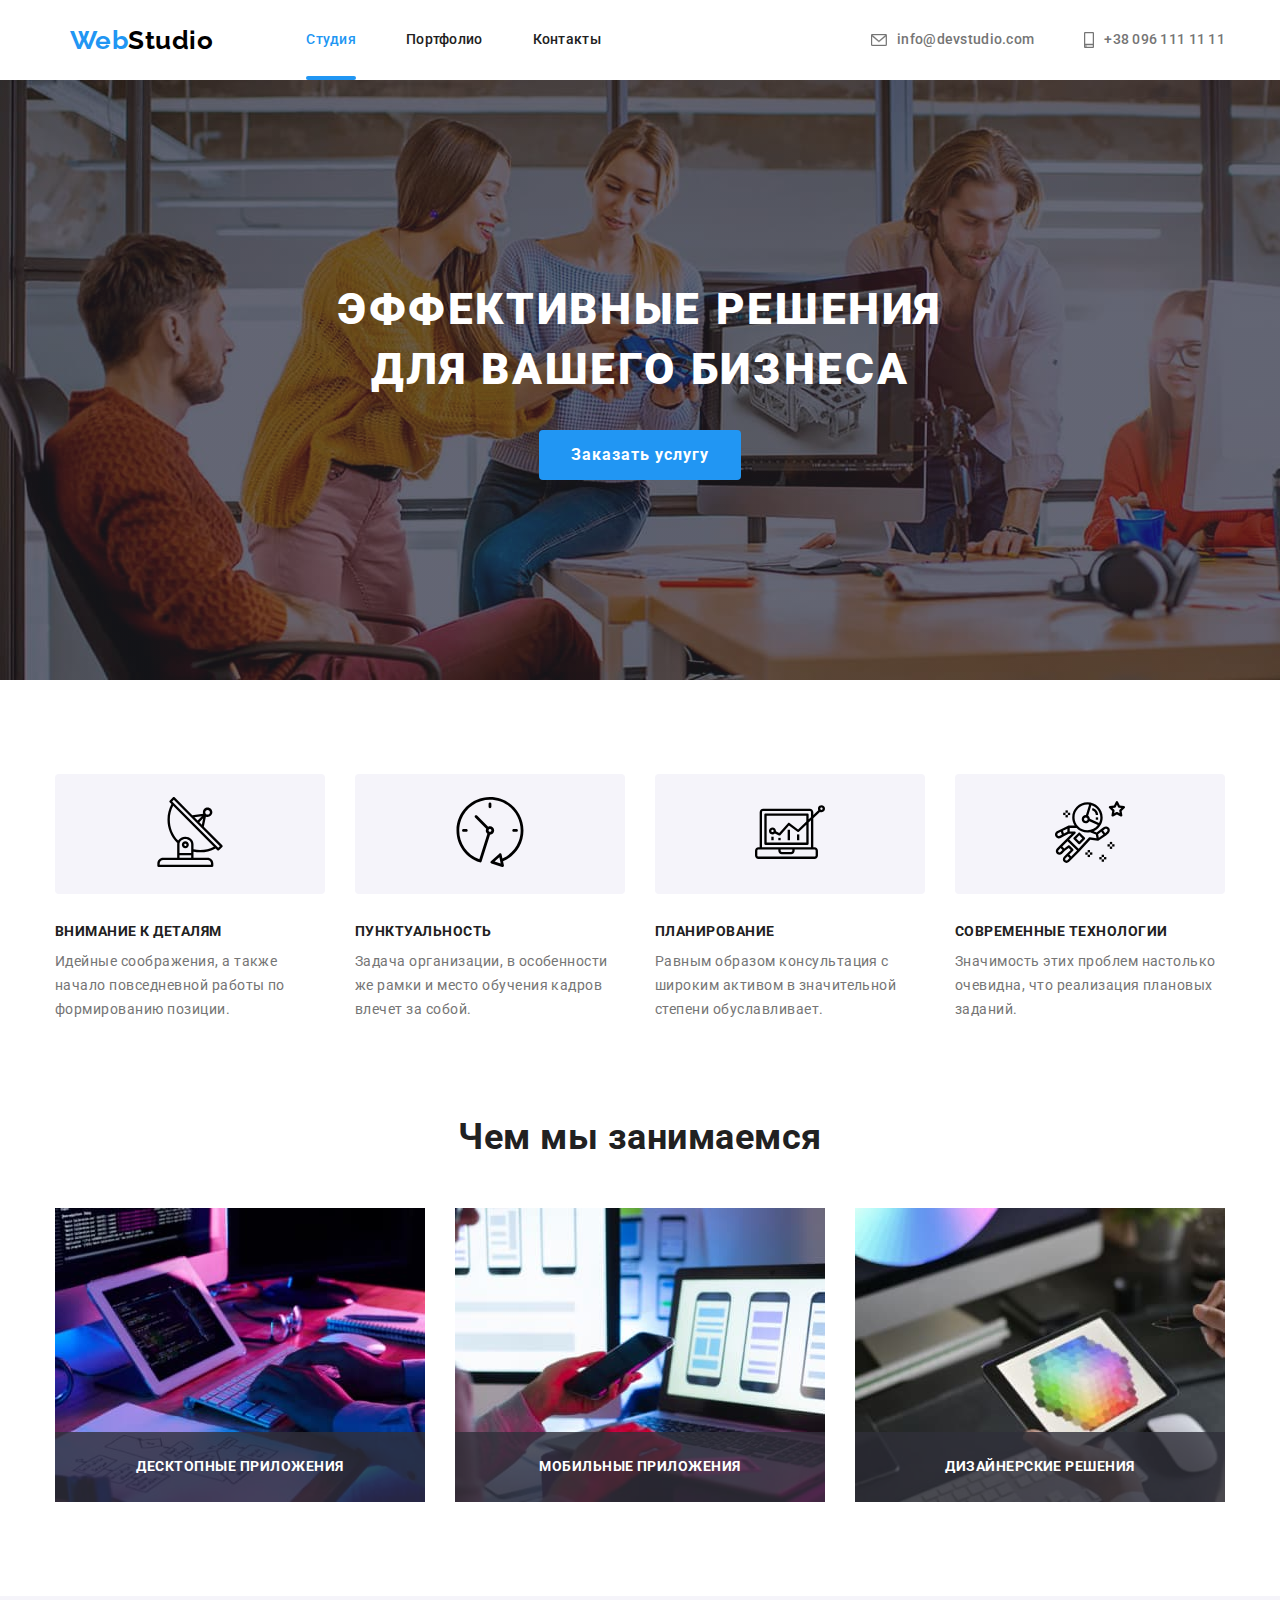
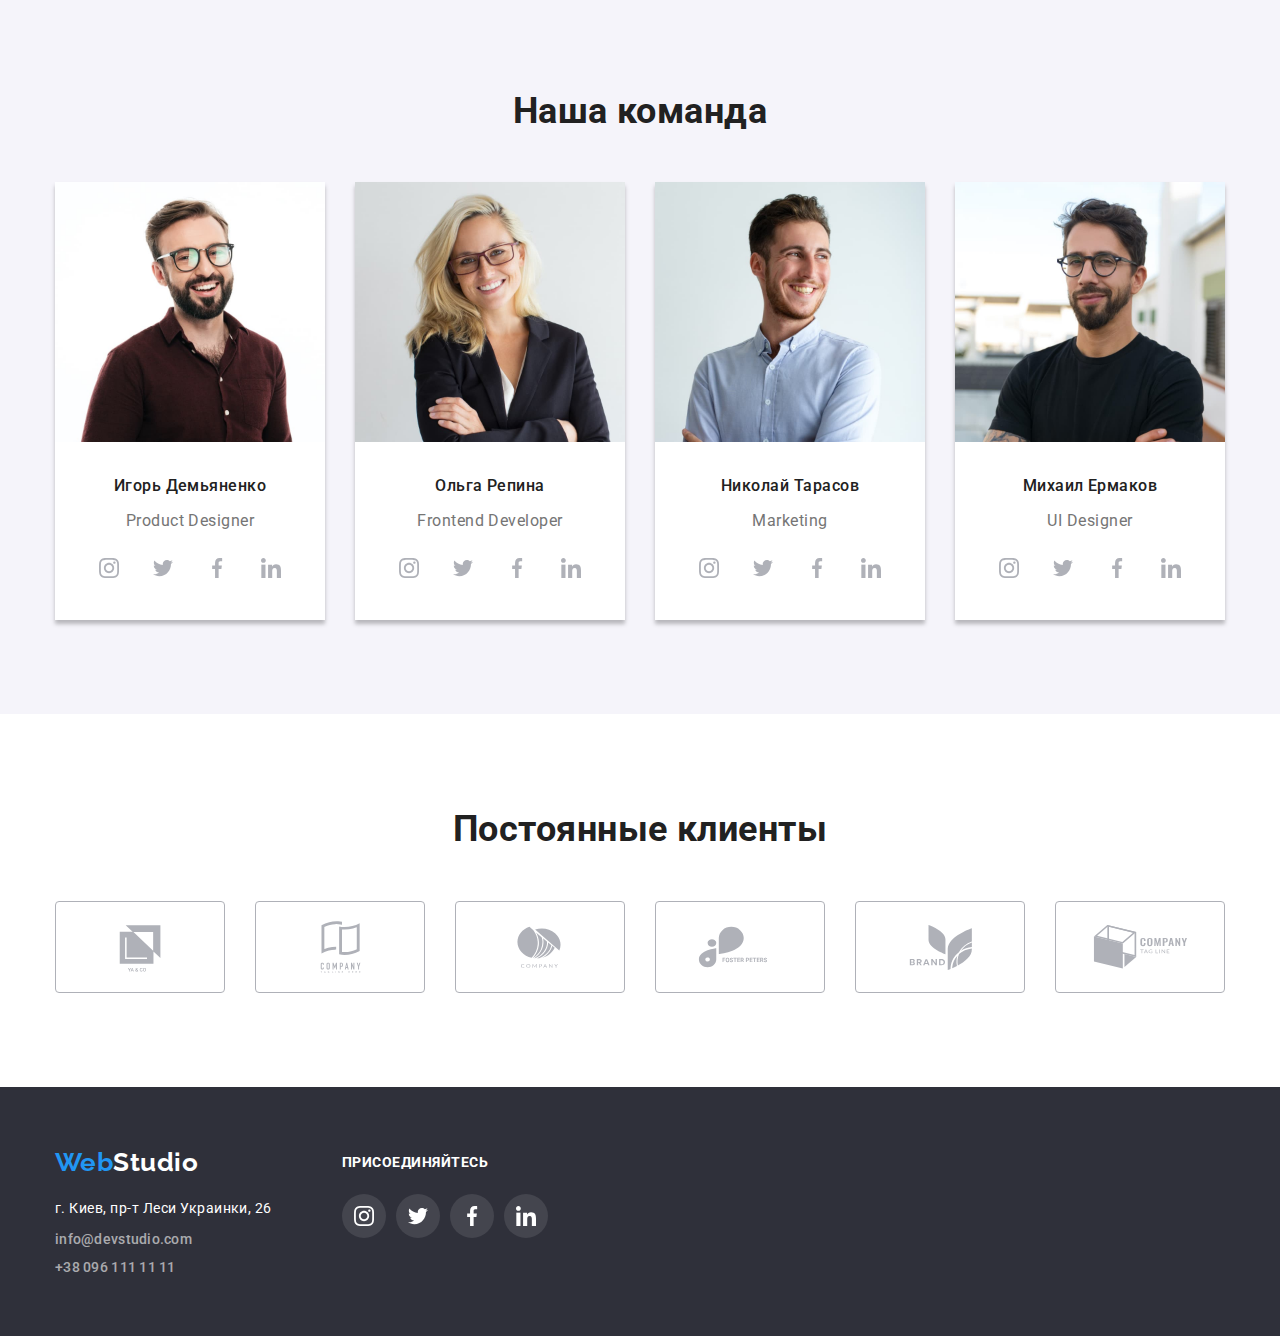
<file: index.html>
<!DOCTYPE html>
<html lang="ru">
  <head>
    <meta charset="UTF-8" />
    <meta http-equiv="X-UA-Compatible" content="IE=edge" />
    <meta name="viewport" content="width=device-width, initial-scale=1.0" />
    <title>Portfolio</title>
    <link
      href="https://fonts.googleapis.com/css2?family=Raleway:wght@700&family=Roboto:wght@400;500;700;900&display=swap"
      rel="stylesheet"
    />
    <link
      rel="stylesheet"
      href="https://cdnjs.cloudflare.com/ajax/libs/modern-normalize/1.0.0/modern-normalize.min.css"
    />
    <link rel="stylesheet" href="./css/styles.css" />
  </head>
  <body>
    <header>
      <div class="header-line">
        <div class="page-header container">
          <!--main navigation-->
          <nav class="container main-nav">
            <a class="logo" href="./index.html"
              ><span class="logo-first">Web</span
              ><span class="logo-second-header">Studio</span>
            </a>
            <ul class="site-nav list">
              <li class="item"><a href="" class="link current">Студия</a></li>
              <li class="item"><a href="./portfolio.html">Портфолио</a></li>
              <li class="item"><a href="">Контакты</a></li>
            </ul>
          </nav>
          <!--contact information-->
          <ul class="container contacts list">
            <li class="contact-info">
              <a class="address-link" href="mailto:info@devstudio.com">
                <svg class="address-icon">
                  <use href="./images/icons/sprite.svg#icon-envelope"></use>
                </svg>
                info@devstudio.com</a
              >
            </li>
            <li class="contact-info">
              <a class="address-link" href="tel:+380961111111">
                <svg class="address-icon-2">
                  <use href="./images/icons/sprite.svg#icon-smartphone"></use>
                </svg>
                +38 096 111 11 11</a
              >
            </li>
          </ul>
        </div>
      </div>
    </header>
    <main>
      <!--hero-->
      <section class="hero-section">
        <h1 class="hero-title">
          Эффективные решения <br />
          для вашего бизнеса
        </h1>
        <button
          data-modal-open
          type="button"
          class="button primary button-close-imput"
        >
          Заказать услугу
        </button>
      </section>
      <!--necessary skills-->
      <section class="section">
        <div class="container">
          <h2 class="section-title visually-hidden">Необходимые навыки</h2>
          <ul class="skills list">
            <li class="skills-item">
              <div class="skills-item-img">
                <a href="" class="" target="_blank" rel="noopener noreferrer">
                  <svg class="skills-item-svg" width="70" height="70">
                    <use href="./images/icons/sprite.svg#icon-antenna"></use>
                  </svg>
                </a>
              </div>
              <h3 class="title">Внимание к деталям</h3>
              <p class="necessary-skills">
                Идейные соображения, а также начало повседневной работы по
                формированию позиции.
              </p>
            </li>
            <li class="skills-item">
              <div class="skills-item-img">
                <a href="" class="" target="_blank" rel="noopener noreferrer">
                  <svg class="skills-item-svg" width="70" height="70">
                    <use href="./images/icons/sprite.svg#icon-clock"></use>
                  </svg>
                </a>
              </div>
              <h3 class="title">Пунктуальность</h3>
              <p class="necessary-skills">
                Задача организации, в особенности же рамки и место обучения
                кадров влечет за собой.
              </p>
            </li>
            <li class="skills-item">
              <div class="skills-item-img">
                <a href="" class="" target="_blank" rel="noopener noreferrer">
                  <svg class="skills-item-svg" width="70" height="70">
                    <use href="./images/icons/sprite.svg#icon-diagram"></use>
                  </svg>
                </a>
              </div>
              <h3 class="title">Планирование</h3>
              <p class="necessary-skills">
                Равным образом консультация с широким активом в значительной
                степени обуславливает.
              </p>
            </li>
            <li class="skills-item">
              <div class="skills-item-img">
                <a href="" class="" target="_blank" rel="noopener noreferrer">
                  <svg class="skills-item-svg" width="70" height="70">
                    <use href="./images/icons/sprite.svg#icon-astronaut"></use>
                  </svg>
                </a>
              </div>
              <h3 class="title">Современные технологии</h3>
              <p class="necessary-skills">
                Значимость этих проблем настолько очевидна, что реализация
                плановых заданий.
              </p>
            </li>
          </ul>
        </div>
      </section>
      <!--main employments-->
      <section class="section-employments">
        <div class="container">
          <h2 class="section-title">Чем мы занимаемся</h2>
          <ul class="employments list">
            <li class="employments-item">
              <img
                src="./images/main-page/box-1.jpg"
                alt="Иллюстрация верстки"
                width="370"
              />
              <div class="employments-about">
                <p class="employments-about-text">Десктопные приложения</p>
              </div>
            </li>
            <li class="employments-item">
              <img
                src="./images/main-page/box-2.jpg"
                alt="Иллюстрация мобильного приложения"
                width="370"
              />
              <div class="employments-about">
                <p class="employments-about-text">Мобильные приложения</p>
              </div>
            </li>
            <li class="employments-item">
              <img
                src="./images/main-page/box-3.jpg"
                alt="Иллюстрация применения стилей"
                width="370"
              />
              <div class="employments-about">
                <p class="employments-about-text">Дизайнерские решения</p>
              </div>
            </li>
          </ul>
        </div>
      </section>
      <!--our team-->
      <section class="section team">
        <div class="container">
          <h2 class="section-title">Наша команда</h2>
          <ul class="team list">
            <li class="team-item">
              <img src="./images/main-page/img.jpg" alt="" width="270" />
              <div class="team-text">
                <h3 class="list-title">Игорь Демьяненко</h3>
                <p class="team-about">Product Designer</p>
                <ul class="social-icons list">
                  <li class="social-icons-item">
                    <a
                      href=""
                      class="social-icons-link"
                      target="_blank"
                      rel="noopener noreferrer"
                    >
                      <svg class="social-icons-svg">
                        <use
                          href="./images/icons/sprite.svg#icon-instagram"
                        ></use>
                      </svg>
                    </a>
                  </li>
                  <li class="social-icons-item">
                    <a
                      href=""
                      class="social-icons-link"
                      target="_blank"
                      rel="noopener noreferrer"
                    >
                      <svg class="social-icons-svg">
                        <use
                          href="./images/icons/sprite.svg#icon-twitter"
                        ></use>
                      </svg>
                    </a>
                  </li>
                  <li class="social-icons-item">
                    <a
                      href=""
                      class="social-icons-link"
                      target="_blank"
                      rel="noopener noreferrer"
                    >
                      <svg class="social-icons-svg">
                        <use
                          href="./images/icons/sprite.svg#icon-facebook"
                        ></use>
                      </svg>
                    </a>
                  </li>
                  <li class="social-icons-item">
                    <a
                      href=""
                      class="social-icons-link"
                      target="_blank"
                      rel="noopener noreferrer"
                    >
                      <svg class="social-icons-svg">
                        <use
                          href="./images/icons/sprite.svg#icon-linkedin"
                        ></use>
                      </svg>
                    </a>
                  </li>
                </ul>
              </div>
            </li>
            <li class="team-item">
              <img src="./images/main-page/img-2.jpg" alt="" width="270" />
              <div class="team-text">
                <h3 class="list-title">Ольга Репина</h3>
                <p class="team-about">Frontend Developer</p>
                <ul class="social-icons list">
                  <li class="social-icons-item">
                    <a
                      href=""
                      class="social-icons-link"
                      target="_blank"
                      rel="noopener noreferrer"
                    >
                      <svg class="social-icons-svg">
                        <use
                          href="./images/icons/sprite.svg#icon-instagram"
                        ></use>
                      </svg>
                    </a>
                  </li>
                  <li class="social-icons-item">
                    <a
                      href=""
                      class="social-icons-link"
                      target="_blank"
                      rel="noopener noreferrer"
                    >
                      <svg class="social-icons-svg">
                        <use
                          href="./images/icons/sprite.svg#icon-twitter"
                        ></use>
                      </svg>
                    </a>
                  </li>
                  <li class="social-icons-item">
                    <a
                      href=""
                      class="social-icons-link"
                      target="_blank"
                      rel="noopener noreferrer"
                    >
                      <svg class="social-icons-svg">
                        <use
                          href="./images/icons/sprite.svg#icon-facebook"
                        ></use>
                      </svg>
                    </a>
                  </li>
                  <li class="social-icons-item">
                    <a
                      href=""
                      class="social-icons-link"
                      target="_blank"
                      rel="noopener noreferrer"
                    >
                      <svg class="social-icons-svg">
                        <use
                          href="./images/icons/sprite.svg#icon-linkedin"
                        ></use>
                      </svg>
                    </a>
                  </li>
                </ul>
              </div>
            </li>
            <li class="team-item">
              <img src="./images/main-page/img-3.jpg" alt="" width="270" />
              <div class="team-text">
                <h3 class="list-title">Николай Тарасов</h3>
                <p class="team-about">Marketing</p>
                <ul class="social-icons list">
                  <li class="social-icons-item">
                    <a
                      href=""
                      class="social-icons-link"
                      target="_blank"
                      rel="noopener noreferrer"
                    >
                      <svg class="social-icons-svg">
                        <use
                          href="./images/icons/sprite.svg#icon-instagram"
                        ></use>
                      </svg>
                    </a>
                  </li>
                  <li class="social-icons-item">
                    <a
                      href=""
                      class="social-icons-link"
                      target="_blank"
                      rel="noopener noreferrer"
                    >
                      <svg class="social-icons-svg">
                        <use
                          href="./images/icons/sprite.svg#icon-twitter"
                        ></use>
                      </svg>
                    </a>
                  </li>
                  <li class="social-icons-item">
                    <a
                      href=""
                      class="social-icons-link"
                      target="_blank"
                      rel="noopener noreferrer"
                    >
                      <svg class="social-icons-svg">
                        <use
                          href="./images/icons/sprite.svg#icon-facebook"
                        ></use>
                      </svg>
                    </a>
                  </li>
                  <li class="social-icons-item">
                    <a
                      href=""
                      class="social-icons-link"
                      target="_blank"
                      rel="noopener noreferrer"
                    >
                      <svg class="social-icons-svg">
                        <use
                          href="./images/icons/sprite.svg#icon-linkedin"
                        ></use>
                      </svg>
                    </a>
                  </li>
                </ul>
              </div>
            </li>
            <li class="team-item">
              <img src="./images/main-page/img-4.jpg" alt="" width="270" />
              <div class="team-text">
                <h3 class="list-title">Михаил Ермаков</h3>
                <p class="team-about">UI Designer</p>
                <ul class="social-icons list">
                  <li class="social-icons-item">
                    <a
                      href=""
                      class="social-icons-link"
                      target="_blank"
                      rel="noopener noreferrer"
                    >
                      <svg class="social-icons-svg">
                        <use
                          href="./images/icons/sprite.svg#icon-instagram"
                        ></use>
                      </svg>
                    </a>
                  </li>
                  <li class="social-icons-item">
                    <a
                      href=""
                      class="social-icons-link"
                      target="_blank"
                      rel="noopener noreferrer"
                    >
                      <svg class="social-icons-svg">
                        <use
                          href="./images/icons/sprite.svg#icon-twitter"
                        ></use>
                      </svg>
                    </a>
                  </li>
                  <li class="social-icons-item">
                    <a
                      href=""
                      class="social-icons-link"
                      target="_blank"
                      rel="noopener noreferrer"
                    >
                      <svg class="social-icons-svg">
                        <use
                          href="./images/icons/sprite.svg#icon-facebook"
                        ></use>
                      </svg>
                    </a>
                  </li>
                  <li class="social-icons-item">
                    <a
                      href=""
                      class="social-icons-link"
                      target="_blank"
                      rel="noopener noreferrer"
                    >
                      <svg class="social-icons-svg">
                        <use
                          href="./images/icons/sprite.svg#icon-linkedin"
                        ></use>
                      </svg>
                    </a>
                  </li>
                </ul>
              </div>
            </li>
          </ul>
        </div>
        <!---->
      </section>
      <!--our clients-->
      <section class="section">
        <div class="container">
          <h2 class="section-title">Постоянные клиенты</h2>
          <ul class="our-clients list">
            <li class="our-clients-item">
              <a href="" class="our-clients-position">
                <svg class="our-clients-svg">
                  <use href="./images/icons/sprite.svg#icon-Logo"></use>
                </svg>
              </a>
            </li>
            <li class="our-clients-item">
              <a href="" class="our-clients-position">
                <svg class="our-clients-svg">
                  <use href="./images/icons/sprite.svg#icon-Logo-2"></use>
                </svg>
              </a>
            </li>
            <li class="our-clients-item">
              <a href="" class="our-clients-position">
                <svg class="our-clients-svg">
                  <use href="./images/icons/sprite.svg#icon-Logo-3"></use>
                </svg>
              </a>
            </li>
            <li class="our-clients-item">
              <a href="" class="our-clients-position">
                <svg class="our-clients-svg">
                  <use href="./images/icons/sprite.svg#icon-Logo-4"></use>
                </svg>
              </a>
            </li>
            <li class="our-clients-item">
              <a href="" class="our-clients-position">
                <svg class="our-clients-svg">
                  <use href="./images/icons/sprite.svg#icon-Logo-5"></use>
                </svg>
              </a>
            </li>
            <li class="our-clients-item">
              <a href="" class="our-clients-position">
                <svg class="our-clients-svg">
                  <use href="./images/icons/sprite.svg#icon-Logo-6"></use>
                </svg>
              </a>
            </li>
          </ul>
        </div>
      </section>
    </main>
    <footer class="footer">
      <div class="footer-line">
        <div class="footer-address">
          <a class="footer-logo" href="./index.html"
            ><span class="logo-first">Web</span
            ><span class="logo-second-footer">Studio</span></a
          >
          <!--contacts-->
          <address class="address">
            <p class="address-text">г. Киев, пр-т Леси Украинки, 26</p>
            <ul class="list address-item">
              <li class="address-item">
                <a href="mailto:info@devstudio.com">info@devstudio.com</a>
              </li>
              <li class="address-item">
                <a href="tel:+380961111111">+38 096 111 11 11</a>
              </li>
            </ul>
          </address>
        </div>
        <div class="footer-social-icons">
          <h3 class="title-icons">ПРИСОЕДИНЯЙТЕСЬ</h3>
          <ul class="social-icons list">
            <li class="social-icons-item">
              <a
                href=""
                class="footer-social-icons-link"
                target="_blank"
                rel="noopener noreferrer"
              >
                <svg class="footer-social-icons-svg">
                  <use href="./images/icons/sprite.svg#icon-instagram"></use>
                </svg>
              </a>
            </li>
            <li class="social-icons-item">
              <a
                href=""
                class="footer-social-icons-link"
                target="_blank"
                rel="noopener noreferrer"
              >
                <svg class="footer-social-icons-svg">
                  <use href="./images/icons/sprite.svg#icon-twitter"></use>
                </svg>
              </a>
            </li>
            <li class="social-icons-item">
              <a
                href=""
                class="footer-social-icons-link"
                target="_blank"
                rel="noopener noreferrer"
              >
                <svg class="footer-social-icons-svg">
                  <use href="./images/icons/sprite.svg#icon-facebook"></use>
                </svg>
              </a>
            </li>
            <li class="social-icons-item">
              <a
                href=""
                class="footer-social-icons-link"
                target="_blank"
                rel="noopener noreferrer"
              >
                <svg class="footer-social-icons-svg">
                  <use href="./images/icons/sprite.svg#icon-linkedin"></use>
                </svg>
              </a>
            </li>
          </ul>
        </div>
      </div>
    </footer>
    <div class="backdrop is-hidden" data-modal>
      <div class="modal">
        <button data-modal-close type="button" class="button-close">
          <svg class="button-close-svg" width="11" height="11">
            <use href="./images/icons/sprite.svg#icon-Vector"></use>
          </svg>
        </button>
      </div>
    </div>
    <script src="./js/modal.js"></script>
  </body>
</html>
</file>
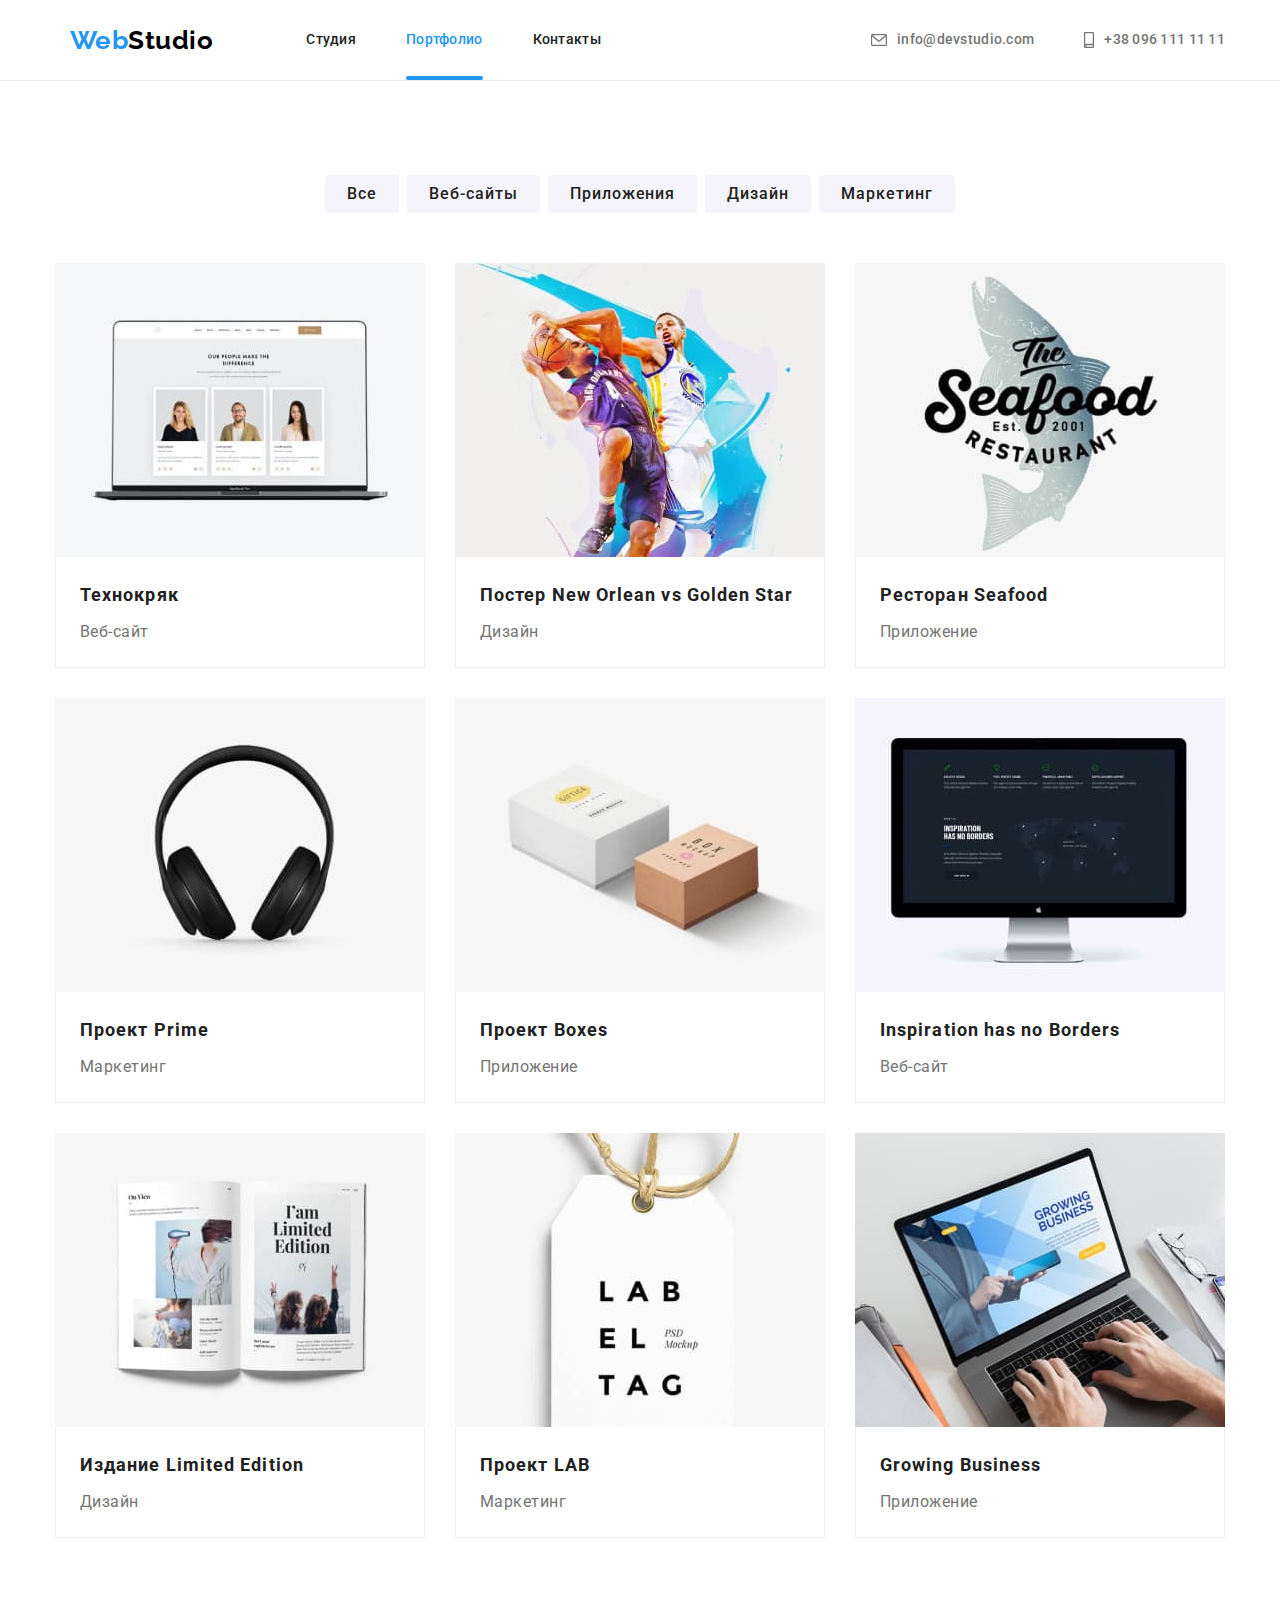
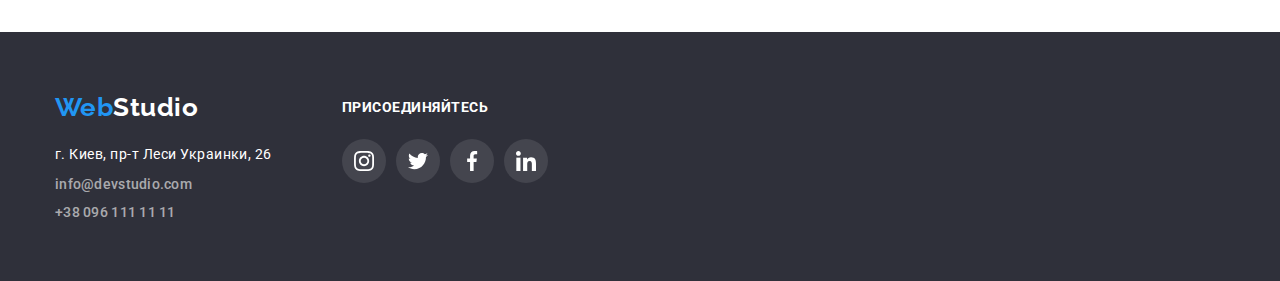
<file: portfolio.html>
<!DOCTYPE html>
<html lang="ru">
  <head>
    <meta charset="UTF-8" />
    <meta http-equiv="X-UA-Compatible" content="IE=edge" />
    <meta name="viewport" content="width=device-width, initial-scale=1.0" />
    <title>Portfolio</title>
    <link
      href="https://fonts.googleapis.com/css2?family=Raleway:wght@700&family=Roboto:wght@400;500;700;900&display=swap"
      rel="stylesheet"
    />
    <link
      rel="stylesheet"
      href="https://cdnjs.cloudflare.com/ajax/libs/modern-normalize/1.0.0/modern-normalize.min.css"
    />
    <link rel="stylesheet" href="./css/styles.css" />
  </head>
  <body>
    <header>
      <div class="header-line">
        <div class="page-header container">
          <!--main navigation-->
          <nav class="container main-nav">
            <a class="logo" href="./index.html"
              ><span class="logo-first">Web</span
              ><span class="logo-second-header">Studio</span></a
            >
            <ul class="site-nav list">
              <li class="item"><a href="./index.html">Студия</a></li>
              <li class="item"><a class="link current">Портфолио</a></li>
              <li class="item"><a href="">Контакты</a></li>
            </ul>
          </nav>
          <!--contact information-->
          <ul class="container contacts list">
            <li class="contact-info">
              <a class="address-link" href="mailto:info@devstudio.com">
                <svg class="address-icon">
                  <use href="./images/icons/sprite.svg#icon-envelope"></use>
                </svg>
                info@devstudio.com</a
              >
            </li>
            <li class="contact-info">
              <a class="address-link" href="tel:+380961111111">
                <svg class="address-icon-2">
                  <use href="./images/icons/sprite.svg#icon-smartphone"></use>
                </svg>
                +38 096 111 11 11</a
              >
            </li>
          </ul>
        </div>
      </div>
    </header>
    <main>
      <div class="main">
        <!--filter-->
        <section class="section">
          <div class="portfolio container">
            <h2 class="section-title visually-hidden">Фильтр</h2>
            <ul class="filter list">
              <li class="list-title">
                <button type="button" class="button filter">Все</button>
              </li>
              <li class="list-title">
                <button type="button" class="button filter">Веб-сайты</button>
              </li>
              <li class="list-title">
                <button type="button" class="button filter">Приложения</button>
              </li>
              <li class="list-title">
                <button type="button" class="button filter">Дизайн</button>
              </li>
              <li class="list-title">
                <button type="button" class="button filter">Маркетинг</button>
              </li>
            </ul>
            <!--portfolio item-->
            <h2 class="section-title visually-hidden">Портфолио</h2>
            <ul class="portfolio list">
              <li class="portfolio-item">
                <article class="cards-item">
                  <div class="article">
                    <a href="" class="cards-link">
                      <div class="cards-img">
                        <img
                          src="./images/portfolio/img.jpg"
                          alt="фото веб-сайта"
                          width="370"
                        />
                      </div>
                      <div class="box">
                        <h3 class="list-title-portfolio">Технокряк</h3>
                        <p class="portfolio-about">Веб-сайт</p>
                      </div>
                      <div class="portfolio-about-discription">
                        <a href="" class="portfolio-about-link">
                          <p class="portfolio-about-text">
                            Технокряк это современная площадка распространения
                            коронавируса. Компании используют эту платформу для
                            цифрового шпионажа и атак на защищённые сервера
                            конкурентов.
                          </p>
                        </a>
                      </div>
                    </a>
                  </div>
                </article>
              </li>
              <li class="portfolio-item">
                <article class="cards-item">
                  <div class="article">
                    <a href="" class="cards-link">
                      <div class="cards-img">
                        <img
                          src="./images/portfolio/img-2.jpg"
                          alt="два баскетболиста"
                          width="370"
                        />
                      </div>
                      <div class="box">
                        <h3 class="list-title-portfolio">
                          Постер New Orlean vs Golden Star
                        </h3>
                        <p class="portfolio-about">Дизайн</p>
                      </div>
                      <div class="portfolio-about-discription">
                        <a href="" class="portfolio-about-link">
                          <p class="portfolio-about-text">
                            Технокряк это современная площадка распространения
                            коронавируса. Компании используют эту платформу для
                            цифрового шпионажа и атак на защищённые сервера
                            конкурентов.
                          </p>
                        </a>
                      </div>
                    </a>
                  </div>
                </article>
              </li>
              <li class="portfolio-item">
                <article class="cards-item">
                  <a href="" class="cards-link">
                    <div class="cards-img">
                      <img
                        src="./images/portfolio/img-3.jpg"
                        alt="логотип ресторана"
                        width="370"
                      />
                    </div>
                    <div class="box">
                      <h3 class="list-title-portfolio">Ресторан Seafood</h3>
                      <p class="portfolio-about">Приложение</p>
                    </div>
                    <div class="portfolio-about-discription">
                      <a href="" class="portfolio-about-link">
                        <p class="portfolio-about-text">
                          Технокряк это современная площадка распространения
                          коронавируса. Компании используют эту платформу для
                          цифрового шпионажа и атак на защищённые сервера
                          конкурентов.
                        </p>
                      </a>
                    </div>
                  </a>
                </article>
              </li>
              <li class="portfolio-item">
                <article class="cards-item">
                  <a href="" class="cards-link">
                    <div class="cards-img">
                      <img
                        src="./images/portfolio/img-4.jpg"
                        alt="наушники"
                        width="370"
                      />
                    </div>
                    <div class="box">
                      <h3 class="list-title-portfolio">Проект Prime</h3>
                      <p class="portfolio-about">Маркетинг</p>
                    </div>
                    <div class="portfolio-about-discription">
                      <a href="" class="portfolio-about-link">
                        <p class="portfolio-about-text">
                          Технокряк это современная площадка распространения
                          коронавируса. Компании используют эту платформу для
                          цифрового шпионажа и атак на защищённые сервера
                          конкурентов.
                        </p>
                      </a>
                    </div>
                  </a>
                </article>
              </li>
              <li class="portfolio-item">
                <article class="cards-item">
                  <a href="" class="cards-link">
                    <div class="cards-img">
                      <img
                        src="./images/portfolio/img-5.jpg"
                        alt="две коробки"
                        width="370"
                      />
                    </div>
                    <div class="box">
                      <h3 class="list-title-portfolio">Проект Boxes</h3>
                      <p class="portfolio-about">Приложение</p>
                    </div>
                    <div class="portfolio-about-discription">
                      <a href="" class="portfolio-about-link">
                        <p class="portfolio-about-text">
                          Технокряк это современная площадка распространения
                          коронавируса. Компании используют эту платформу для
                          цифрового шпионажа и атак на защищённые сервера
                          конкурентов.
                        </p>
                      </a>
                    </div>
                  </a>
                </article>
              </li>
              <li class="portfolio-item">
                <article class="cards-item">
                  <a href="" class="cards-link">
                    <div class="cards-img">
                      <img
                        src="./images/portfolio/img-6.jpg"
                        alt="монитор"
                        width="370"
                      />
                    </div>
                    <div class="box">
                      <h3 class="list-title-portfolio">
                        Inspiration has no Borders
                      </h3>
                      <p class="portfolio-about">Веб-сайт</p>
                    </div>
                    <div class="portfolio-about-discription">
                      <a href="" class="portfolio-about-link">
                        <p class="portfolio-about-text">
                          Технокряк это современная площадка распространения
                          коронавируса. Компании используют эту платформу для
                          цифрового шпионажа и атак на защищённые сервера
                          конкурентов.
                        </p>
                      </a>
                    </div>
                  </a>
                </article>
              </li>
              <li class="portfolio-item">
                <article class="cards-item">
                  <a href="" class="cards-link">
                    <div class="cards-img">
                      <img
                        src="./images/portfolio/img-7.jpg"
                        alt="рзворот книги"
                        width="370"
                      />
                    </div>
                    <div class="box">
                      <h3 class="list-title-portfolio">
                        Издание Limited Edition
                      </h3>
                      <p class="portfolio-about">Дизайн</p>
                    </div>
                    <div class="portfolio-about-discription">
                      <a href="" class="portfolio-about-link">
                        <p class="portfolio-about-text">
                          Технокряк это современная площадка распространения
                          коронавируса. Компании используют эту платформу для
                          цифрового шпионажа и атак на защищённые сервера
                          конкурентов.
                        </p>
                      </a>
                    </div>
                  </a>
                </article>
              </li>
              <li class="portfolio-item">
                <article class="cards-item">
                  <a href="" class="cards-link">
                    <div class="cards-img">
                      <img
                        src="./images/portfolio/img-8.jpg"
                        alt="лейбл"
                        width="370"
                      />
                    </div>
                    <div class="box">
                      <h3 class="list-title-portfolio">Проект LAB</h3>
                      <p class="portfolio-about">Маркетинг</p>
                    </div>
                    <div class="portfolio-about-discription">
                      <a href="" class="portfolio-about-link">
                        <p class="portfolio-about-text">
                          Технокряк это современная площадка распространения
                          коронавируса. Компании используют эту платформу для
                          цифрового шпионажа и атак на защищённые сервера
                          конкурентов.
                        </p>
                      </a>
                    </div>
                  </a>
                </article>
              </li>
              <li class="portfolio-item">
                <article class="cards-item">
                  <a href="" class="cards-link">
                    <div class="cards-img">
                      <img
                        src="./images/portfolio/img-9.jpg"
                        alt="человек, работающий за ноутбуком"
                        width="370"
                      />
                    </div>
                    <div class="box">
                      <h3 class="list-title-portfolio">Growing Business</h3>
                      <p class="portfolio-about">Приложение</p>
                    </div>
                    <div class="portfolio-about-discription">
                      <a href="" class="portfolio-about-link">
                        <p class="portfolio-about-text">
                          Технокряк это современная площадка распространения
                          коронавируса. Компании используют эту платформу для
                          цифрового шпионажа и атак на защищённые сервера
                          конкурентов.
                        </p>
                      </a>
                    </div>
                  </a>
                </article>
              </li>
            </ul>
          </div>
        </section>
      </div>
    </main>
    <footer class="footer">
      <div class="footer-line">
        <div class="footer-address">
          <a class="footer-logo" href="./index.html"
            ><span class="logo-first">Web</span
            ><span class="logo-second-footer">Studio</span></a
          >
          <!--contacts-->
          <address class="address">
            <p class="address-text">г. Киев, пр-т Леси Украинки, 26</p>
            <ul class="list address-item">
              <li class="address-item">
                <a href="mailto:info@devstudio.com">info@devstudio.com</a>
              </li>
              <li class="address-item">
                <a href="tel:+380961111111">+38 096 111 11 11</a>
              </li>
            </ul>
          </address>
        </div>
        <div class="footer-social-icons">
          <h3 class="title-icons">ПРИСОЕДИНЯЙТЕСЬ</h3>
          <ul class="social-icons list">
            <li class="social-icons-item">
              <a
                href=""
                class="footer-social-icons-link"
                target="_blank"
                rel="noopener noreferrer"
              >
                <svg class="footer-social-icons-svg">
                  <use href="./images/icons/sprite.svg#icon-instagram"></use>
                </svg>
              </a>
            </li>
            <li class="social-icons-item">
              <a
                href=""
                class="footer-social-icons-link"
                target="_blank"
                rel="noopener noreferrer"
              >
                <svg class="footer-social-icons-svg">
                  <use href="./images/icons/sprite.svg#icon-twitter"></use>
                </svg>
              </a>
            </li>
            <li class="social-icons-item">
              <a
                href=""
                class="footer-social-icons-link"
                target="_blank"
                rel="noopener noreferrer"
              >
                <svg class="footer-social-icons-svg">
                  <use href="./images/icons/sprite.svg#icon-facebook"></use>
                </svg>
              </a>
            </li>
            <li class="social-icons-item">
              <a
                href=""
                class="footer-social-icons-link"
                target="_blank"
                rel="noopener noreferrer"
              >
                <svg class="footer-social-icons-svg">
                  <use href="./images/icons/sprite.svg#icon-linkedin"></use>
                </svg>
              </a>
            </li>
          </ul>
        </div>
      </div>
    </footer>
  </body>
</html>
</file>
<file: css/styles.css>
:root {
  --title-text-color: #212121;
  --primary-text-color: #757575;
  --accent-color: #2196f3;
  --primary-white-color: #fff;
  --primary-black-color: #000;
  --primary-background-color: #2f303a;
  --secondary-backgound: #f5f4fa;
}
html {
  box-sizing: border-box;
}
*,
*::before,
*::after {
  box-sizing: inherit;
}

body {
  color: var(--primary-text-color);
  font-family: Roboto, sans-serif;
  letter-spacing: 0.03em;
}
.visually-hidden {
  position: absolute !important;
  clip: rect(1px 1px 1px 1px);
  clip: rect(1px 1px 1px 1px);
  padding: 0 !important;
  border: 0 !important;
  height: 1px !important;
  width: 1px !important;
  overflow: hidden;
}
.container {
  width: 1200px;
  padding-left: 15px;
  padding-right: 15px;
  margin-left: auto;
  margin-right: auto;
}
/* Утилит */
.list {
  padding: 0;
  margin: 0;
  list-style: none;
}
/* logo */
.logo {
  display: block;
  font-family: Raleway, cursive;
  font-weight: 700;
  font-size: 26px;
  line-height: 1.19;
  text-decoration: none;
}
.logo-first {
  color: var(--accent-color);
}
.logo-second-header {
  color: var(--primary-black-color);
}
.logo-second-footer {
  color: var(--primary-white-color);
}
/* page header */
.header-line {
  background-color: var(--primary-white-color);
}
.page-header {
  display: flex;
  background-color: var(--primary-white-color);
}

.page-header .container {
  display: flex;
  align-items: center;
  justify-content: flex-end;
}
.main-nav {
  display: flex;
  justify-content: flex-start;
}

/* site nav */
.site-nav {
  display: flex;
  margin-left: 93px;
  margin-right: 33px;
}
.site-nav .item:not(:last-child) {
  margin-right: 50px;
}
.site-nav a {
  display: block;
  padding-top: 32px;
  padding-bottom: 32px;
  color: var(--title-text-color);
  font-style: normal;
  font-weight: 500;
  font-size: 14px;
  line-height: 1.14;
  letter-spacing: 0.02em;
  text-decoration: none;
  transition: color 250ms cubic-bezier(0.4, 0, 0.2, 1);
}
.site-nav a:hover,
.site-nav a:focus {
  color: var(--accent-color);
}
.site-nav.list.address > a {
  margin-bottom: 9px;
}
.site-nav .link.current {
  color: var(--accent-color);
}
.link.current {
  position: relative;
}
.link.current::after {
  content: "";
  position: absolute;
  bottom: 0;
  left: 0;
  display: block;
  width: 100%;
  height: 4px;
  background-color: var(--accent-color);
  border-radius: 2px;
}
.contacts {
  display: flex;
}
.address-link {
  display: flex;
  padding-top: 32px;
  padding-bottom: 32px;
  color: var(--primary-text-color);
  font-weight: 500;
  font-size: 14px;
  line-height: 1.14;
  letter-spacing: 0.02em;
  text-decoration: none;
  align-items: center;
  justify-content: center;
}
.contacts a {
  transition: color 250ms cubic-bezier(0.4, 0, 0.2, 1);
}
.contacts a:hover,
.contacts a:focus {
  color: var(--accent-color);
}
.contact-info:not(:last-child) {
  margin-right: 50px;
}
.address-icon {
  width: 16px;
  height: 12px;
  margin-right: 10px;
  fill: rgba(117, 117, 117, 1);
  stroke: currentColor;
}
.address-icon-2 {
  width: 10px;
  height: 16px;
  margin-right: 10px;
  fill: rgba(117, 117, 117, 1);
  stroke: currentColor;
}
.main {
  border-top: 1px solid rgba(236, 236, 236, 1);
}
/* hero */
.hero-section {
  max-width: 1600px;
  height: 600px;
  margin-right: auto;
  margin-left: auto;
  padding-top: 200px;
  padding-bottom: 200px;
  background-image: linear-gradient(
      to right,
      rgba(47, 48, 58, 0.4),
      rgba(47, 48, 58, 0.4)
    ),
    url(../images/main-page/Img-hero.jpg);
  background-color: var(--primary-background-color);
  background-size: cover;
  text-align: center;
}
.hero-title {
  margin-top: 0;
  margin-bottom: 30px;
  color: var(--primary-white-color);
  font-weight: 900;
  font-size: 44px;
  line-height: 1.36;
  letter-spacing: 0.06em;
  text-transform: uppercase;
}
/* button */
.button {
  border-radius: 4px;
  padding: 10px 32px;
  color: var(--primary-white-color);
  background-color: var(--accent-color);
  font-family: Roboto;
  font-weight: 700;
  font-size: 16px;
  line-height: 1.87;
  letter-spacing: 0.06em;
  cursor: pointer;
  border: none;
}
.button-close-imput {
  position: relative;
}
.button-close {
  position: absolute;
  top: 8px;
  right: 8px;
  display: flex;
  align-items: center;
  justify-content: center;
  box-sizing: border-box;
  border: 1px solid rgba(0, 0, 0, 0.1);
  border-radius: 50%;
  width: 30px;
  height: 30px;
  background-color: var(--primary-white-color);
}
.button-close-svg {
  fill: var(--primary-black-color);
  cursor: pointer;
}
.button.primary {
  color: var(--primary-white-color);
  background-color: var(--accent-color);
  border-color: var(--accent-color);
  font-family: Roboto;
}
.button.filter {
  padding: 6px 22px;
  background-color: var(--secondary-backgound);
  color: var(--title-text-color);
  font-weight: 500;
  font-size: 16px;
  line-height: 1.62;
  font-family: Roboto;
  transition: background-color 250ms cubic-bezier(0.4, 0, 0.2, 1);
}
.button.filter:hover,
.button.filter:focus {
  background-color: var(--accent-color);
  color: var(--primary-white-color);
  border-color: var(--accent-color);
  box-shadow: 0px 2px 2px 0px rgba(0, 0, 0, 0.12);
  box-shadow: 0px 1px 2px 0px rgba(0, 0, 0, 0.08);
  box-shadow: 0px 3px 1px 0px rgba(0, 0, 0, 0.1);
}
/* section */
.section {
  padding-top: 94px;
  padding-bottom: 94px;
  justify-content: center;
}
.section-employments {
  padding-top: 0;
  padding-bottom: 94px;
}
.section.team {
  padding-top: 94px;
  padding-bottom: 94px;
  margin-bottom: 0;
  background-color: var(--secondary-backgound);
}
.title {
  margin-top: 0;
  margin-bottom: 10px;
}
.section-title {
  margin-top: 0;
  color: var(--title-text-color);
  font-weight: 700;
  font-size: 36px;
  line-height: 1.17;
  text-align: center;
  margin-bottom: 50px;
}
/* skills */
.skills .title {
  color: var(--title-text-color);
  font-weight: 700;
  font-size: 14px;
  line-height: 1.14;
  text-transform: uppercase;
}
.necessary-skills {
  font-size: 14px;
  line-height: 1.71;
}
.skills {
  display: flex;
}
.skills p {
  margin-top: 0;
  margin-bottom: 0;
}
.skills-item {
  width: 270px;
}
.skills-item:not(:last-child) {
  margin-right: 30px;
}
.skills-item-img {
  display: flex;
  justify-content: center;
  align-items: center;
  width: 270px;
  height: 120px;
  margin-bottom: 30px;
  background-color: var(--secondary-backgound);
  border-radius: 4px;
}
.skills-item-svg {
  color: var(--title-text-color);
}
/* emplouments*/
.employments {
  display: flex;
  justify-content: center;
}
.employments-item:not(:last-child) {
  margin-right: 30px;
  width: 370px;
}
.employments-item {
  display: flex;
  position: relative;
}
.employments-about {
  display: flex;
  justify-content: center;
  align-items: center;
  position: absolute;
  bottom: 0;
  left: 0;
  width: 100%;
  height: 70px;
  background: rgba(47, 48, 58, 0.8);
}
.employments-about-text {
  font-weight: bold;
  font-size: 14px;
  line-height: 1.14;
  text-align: center;
  text-transform: uppercase;
  color: var(--primary-white-color);
}
/* team */
.team-about {
  margin-bottom: 16px;
  font-size: 16px;
  line-height: 1.19;
}
.list-title {
  margin-top: 0;
  color: var(--title-text-color);
  font-weight: 500;
  font-size: 16px;
  line-height: 1.19;
}
.team .list {
  display: flex;
  justify-content: center;
}
.team-item:not(:last-child) {
  margin-right: 30px;
}
.team-item {
  background-color: var(--primary-white-color);
  box-shadow: 0px 4px 4px 0px rgba(0, 0, 0, 0.25);
}
.team-text {
  padding: 30px;
  text-align: center;
}
.social-icons {
  display: inline-flex;
}
.social-icons-item:not(:last-child) {
  margin-right: 10px;
}
.social-icons-link {
  display: flex;
  align-items: center;
  justify-content: center;
  width: 44px;
  height: 44px;
  border-radius: 50%;
  background-color: var(--primary-white-color);
  transition: background-color 250ms cubic-bezier(0.4, 0, 0.2, 1);
}
.social-icons-link:hover .social-icons-svg,
.social-icons-link:focus .social-icons-svg {
  width: 20px;
  height: 20px;
  fill: rgba(255, 255, 255, 1);
  background: rgba(33, 150, 243, 1);
}
.social-icons-link:hover,
.social-icons-link:focus {
  width: 44px;
  height: 44px;
  border-radius: 50%;
  background: rgba(33, 150, 243, 1);
}
.social-icons-link .social-icons-svg {
  transition: transform 250ms cubic-bezier(0.4, 0, 0.2, 1);
}
.social-icons-svg {
  width: 20px;
  height: 20px;
  fill: #afb1b8;
}

/* our clients */
.our-clients {
  display: flex;
  align-items: center;
  justify-content: center;
}
.our-clients-item {
  width: 170px;
  height: 92px;
  border: 1px solid #afb1b8;
  border-radius: 4px;
}
.our-clients-position {
  display: flex;
  justify-content: center;
  align-items: center;
  width: 170px;
  height: 92px;
  transition: transform 250ms cubic-bezier(0.4, 0, 0.2, 1);
}
.our-clients-svg {
  width: 106px;
  height: 60px;
  fill: rgba(175, 177, 184, 1);
  transition: fill 250ms cubic-bezier(0.4, 0, 0.2, 1);
}
.our-clients-item:not(:last-child) {
  margin-right: 30px;
}
.our-clients-position:hover .our-clients-svg,
.our-clients-position:focus .our-clients-svg {
  fill: rgba(33, 150, 243, 1);
}
.our-clients-position:hover {
  border: 1px solid rgba(33, 150, 243, 1);
  border-radius: 4px;
}
/* footer nav */
.footer-logo {
  display: block;
  margin-bottom: 20px;
  font-family: Raleway, cursive;
  font-weight: 700;
  font-size: 26px;
  line-height: 1.19;
  text-decoration: none;
}
.address-text {
  color: var(--primary-white-color);
  font-style: normal;
  margin-top: 20px;
  margin-bottom: 9px;
  font-family: Roboto;
  font-size: 14px;
  line-height: 1.7;
}
.address a {
  padding-top: 0;
  padding-bottom: 0pt;
  margin-left: 0;
  color: rgba(255, 255, 255, 0.6);
  font-style: normal;
  font-weight: 500;
  font-size: 14px;
  line-height: 1.14;
  letter-spacing: 0.02em;
  text-decoration: none;
  transition: color 250ms cubic-bezier(0.4, 0, 0.2, 1);
}
.address-item:not(:last-child) {
  margin-bottom: 9px;
}
.address a:hover,
.address a:focus {
  color: var(--accent-color);
}
.footer {
  background-color: var(--primary-background-color);
}
.footer-line {
  width: 1200px;
  padding-left: 15px;
  padding-right: 15px;
  padding-top: 60px;
  padding-bottom: 60px;
  margin-right: auto;
  margin-left: auto;
  display: flex;
}
.footer-address {
  margin-right: 70px;
}
.title-icons {
  margin-top: 0;
  margin-bottom: 20px;
  padding-top: 8px;
  padding-bottom: 3px;
  font-weight: bold;
  font-size: 14px;
  line-height: 1.14;
  text-transform: uppercase;
  color: var(--primary-white-color);
}
.footer-social-icons-svg {
  width: 20px;
  height: 20px;
  fill: var(--primary-white-color);
}
.footer-social-icons-link {
  display: flex;
  align-items: center;
  justify-content: center;
  width: 44px;
  height: 44px;
  border-radius: 50%;
  background-color: rgba(255, 255, 255, 0.1);
  transition: background-color 250ms cubic-bezier(0.4, 0, 0.2, 1);
}
.footer-social-icons-link .footer-social-icons-svg {
  transition: background-color 250ms cubic-bezier(0.4, 0, 0.2, 1);
}

.footer-social-icons-link:hover .footer-social-icons-svg,
.footer-social-icons-link:focus .footer-social-icons-svg {
  width: 20px;
  height: 20px;
  fill: rgba(255, 255, 255, 1);
  background-color: rgba(33, 150, 243, 1);
}
.footer-social-icons-link:hover,
.footer-social-icons-link:focus {
  width: 44px;
  height: 44px;
  border-radius: 50%;
  background-color: rgba(33, 150, 243, 1);
}

/* portfolio */
.article {
  display: flex;
}
.list-title-portfolio {
  color: var(--title-text-color);
  font-weight: 700;
  font-size: 18px;
  line-height: 2;
  letter-spacing: 0.06em;
}
.portfolio-about {
  font-size: 16px;
  line-height: 1.87;
  color: var(--primary-text-color);
}
.section.portfolio {
  margin-bottom: 94px;
  background-color: #e5e5e5;
}
.filter.list {
  display: flex;
  margin-bottom: 50px;
}
.filter.list .list-title:not(:last-child) {
  margin-right: 8px;
}

.portfolio.list img {
  margin-bottom: 0;
}
.portfolio.list h3 {
  margin-top: 0;
  margin-bottom: 4px;
}
.portfolio.list p {
  margin-top: 0;
  margin-bottom: 0;
}
.portfolio {
  display: flex;
  flex-wrap: wrap;
  justify-content: center;
}
.cards-item {
}
.cards-link {
  display: block;
  text-decoration: none;
}
.cards-link {
}
.cards-img {
  display: flex;
}

.portfolio-item {
  position: relative;
  width: 370px;
  margin-right: 30px;
  margin-bottom: 30px;
}
.portfolio-item:hover,
.portfolio-item:focus {
  box-shadow: 0 4px 4px 0 rgba(0, 0, 0, 0.25);
}
.portfolio-item:nth-child(3n) {
  margin-right: 0;
}
.portfolio-item:nth-last-child(-n + 3) {
  margin-bottom: 0;
}
.box {
  display: block;
  border-bottom: 1px solid rgba(238, 238, 238, 1);
  border-left: 1px solid rgba(238, 238, 238, 1);
  border-right: 1px solid rgba(238, 238, 238, 1);
  box-sizing: border-box;
  padding: 20px 24px;
}
.portfolio-about-discription {
  position: absolute;
  display: flex;
  justify-content: center;
  align-items: center;
  top: 0;
  left: 0;
  width: 100%;
  height: 294px;
  background-color: rgba(33, 150, 243, 0.9);
  transform: translateY(100%);
  opacity: 0;
  transition-property: transform 250ms cubic-bezier(0.4, 0, 0.2, 1);
  transition-duration: 250ms;
}
.portfolio-item:hover .portfolio-about-discription {
  opacity: 1;
  justify-content: center;
  align-items: center;
  transform: translateY(0);
}
.portfolio-item {
  overflow: hidden;
}

.portfolio-about-text {
  width: 322px;
  height: 168px;
  font-size: 18px;
  line-height: 1.56;
  color: var(--primary-white-color);
  text-decoration: none;
}
.portfolio-about-discription a {
  text-decoration: none;
}
/* modal window */
.backdrop {
  position: fixed;
  top: 0;
  left: 0;
  width: 100%;
  height: 100%;
  background-color: rgba(0, 0, 0, 0.2);
  opacity: 1;
  transition: opacity 250ms cubic-bezier(0.4, 0, 0.2, 1);
}
.backdrop.is-hidden {
  opacity: 0;
  pointer-events: none;
}

.backdrop.is-hidden .modal {
  transform: translate(-50%, -50%) scale(0.9);
}
.modal {
  position: absolute;
  top: 50%;
  left: 50%;
  min-width: 528px;
  min-height: 581px;
  background-color: var(--primary-white-color);
  box-shadow: 0px 1px 3px rgba(0, 0, 0, 0.12), 0px 1px 1px rgba(0, 0, 0, 0.14),
    0px 2px 1px rgba(0, 0, 0, 0.2);
  border-radius: 4px;
  transform: translate(-50%, -50%) scale(1);
  transition: transform 250ms cubic-bezier(0.4, 0, 0.2, 1);
}
</file>
